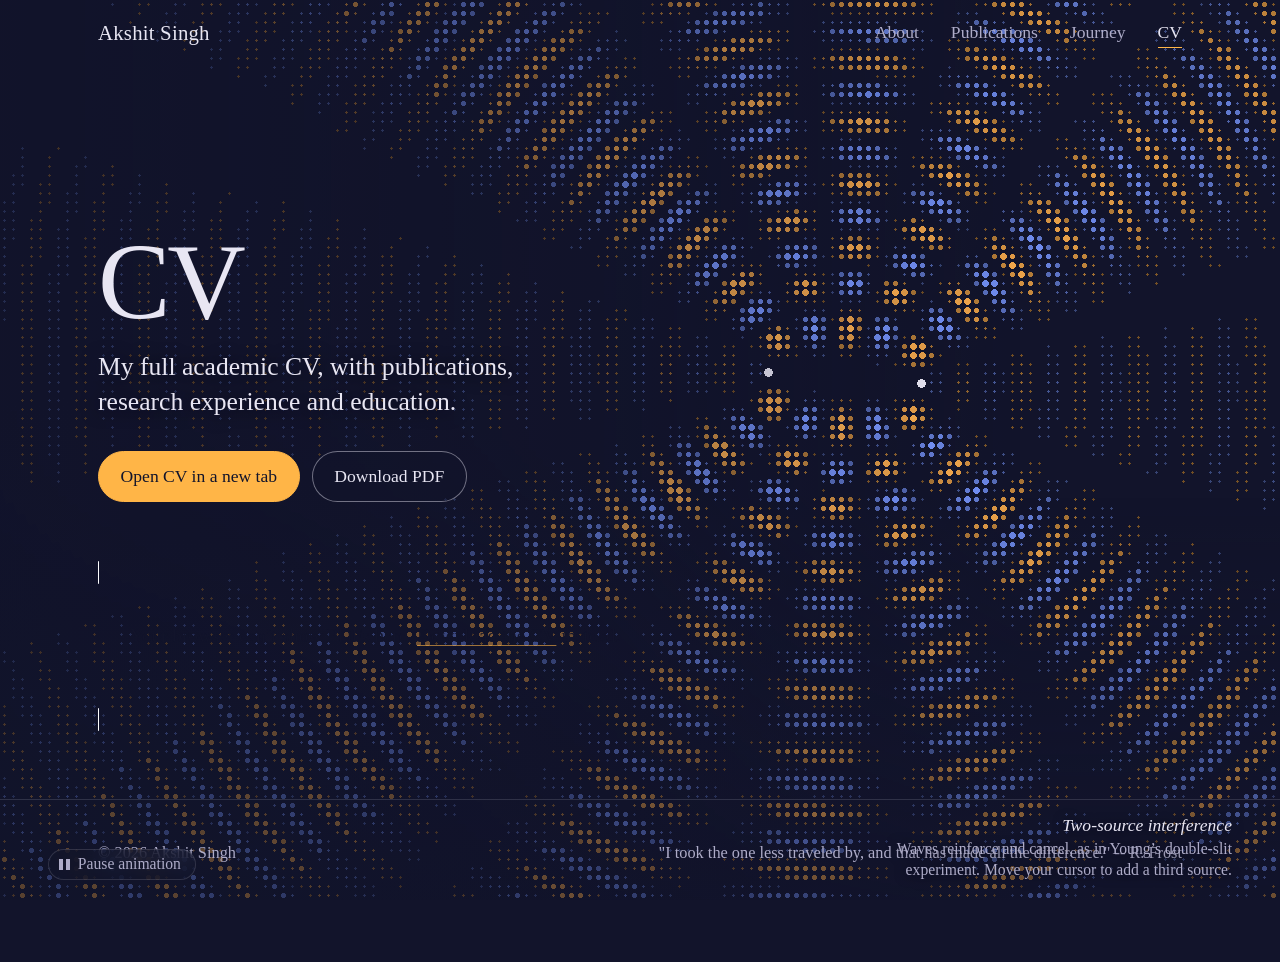
<file: cv.html>
<!doctype html>
<html lang="en">
<head>
  <meta charset="utf-8">
  <meta name="viewport" content="width=device-width, initial-scale=1">
  <title>CV | Akshit Singh</title>
  <meta name="description" content="CV of Akshit Singh.">
  <meta name="theme-color" content="#12142b">
  <meta property="og:title" content="CV | Akshit Singh">
  <meta property="og:description" content="CV of Akshit Singh.">
  <link rel="icon" href="data:image/svg+xml,<svg xmlns='http://www.w3.org/2000/svg' viewBox='0 0 32 32'><rect width='32' height='32' rx='16' fill='%2312142b'/><circle cx='11' cy='13' r='3' fill='%23ffb547'/><circle cx='20' cy='11' r='2' fill='%23e8e6f3'/><circle cx='17' cy='20' r='3.5' fill='%23e8e6f3'/><circle cx='24' cy='19' r='1.5' fill='%23ffb547'/></svg>">
  <link rel="stylesheet" href="assets/css/style.css">
</head>
<!-- Background art for this page: data-scene = terrain | landscape | network | interference -->
<body data-scene="interference">
  <a class="skip-link" href="#main">Skip to content</a>

  <div class="bg" aria-hidden="true">
    <canvas id="bg-art"></canvas>
  </div>
  <div class="scrim" aria-hidden="true"></div>

  <header class="site-nav">
    <nav class="wrap nav-inner" aria-label="Main">
      <a class="nav-name" href="index.html">Akshit Singh</a>
      <button class="nav-toggle" type="button" aria-expanded="false" aria-controls="nav-links">Menu</button>
      <ul class="nav-links" id="nav-links">
          <li><a href="index.html">About</a></li>
          <li><a href="publications.html">Publications</a></li>
          <li><a href="journey.html">Journey</a></li>
          <li><a href="cv.html" aria-current="page">CV</a></li>
      </ul>
    </nav>
  </header>

  <div class="page">
    <main id="main">
      <section class="hero">
        <div class="wrap hero-anim">
          <h1 class="page-title">CV</h1>
          <p class="page-intro">My full academic CV, with publications, research experience and education.</p>
          <div class="actions" style="margin-top:2rem">
            <a class="btn btn--solid" href="assets/Akshit_Singh_CV.pdf" target="_blank" rel="noopener">Open CV in a new tab</a>
            <a class="btn btn--ghost" href="assets/Akshit_Singh_CV.pdf" download>Download PDF</a>
          </div>
        </div>
      </section>

      <div class="wrap" style="padding-bottom:4rem">
        <object class="cv-frame" data="assets/Akshit_Singh_CV.pdf#view=FitH" type="application/pdf" aria-label="Akshit Singh CV">
          <p class="cv-fallback">Your browser can&rsquo;t show PDFs here. <a href="assets/Akshit_Singh_CV.pdf">Download the CV</a> instead.</p>
        </object>
      </div>
    </main>

    <footer class="site-footer">
      <div class="wrap">
        <span>&copy; <span data-year>2026</span> Akshit Singh</span>
        <span>"I took the one less traveled by, and that has made all the difference." -- R. Frost</span>
      </div>
    </footer>
  </div>

  <button class="art-pause" type="button" data-pause aria-pressed="false"><span>Pause animation</span></button>
  <p class="scene-caption" aria-hidden="true"><b data-scene-title></b><span data-scene-text></span></p>

  <script src="assets/js/main.js"></script>
</body>
</html>
</file>
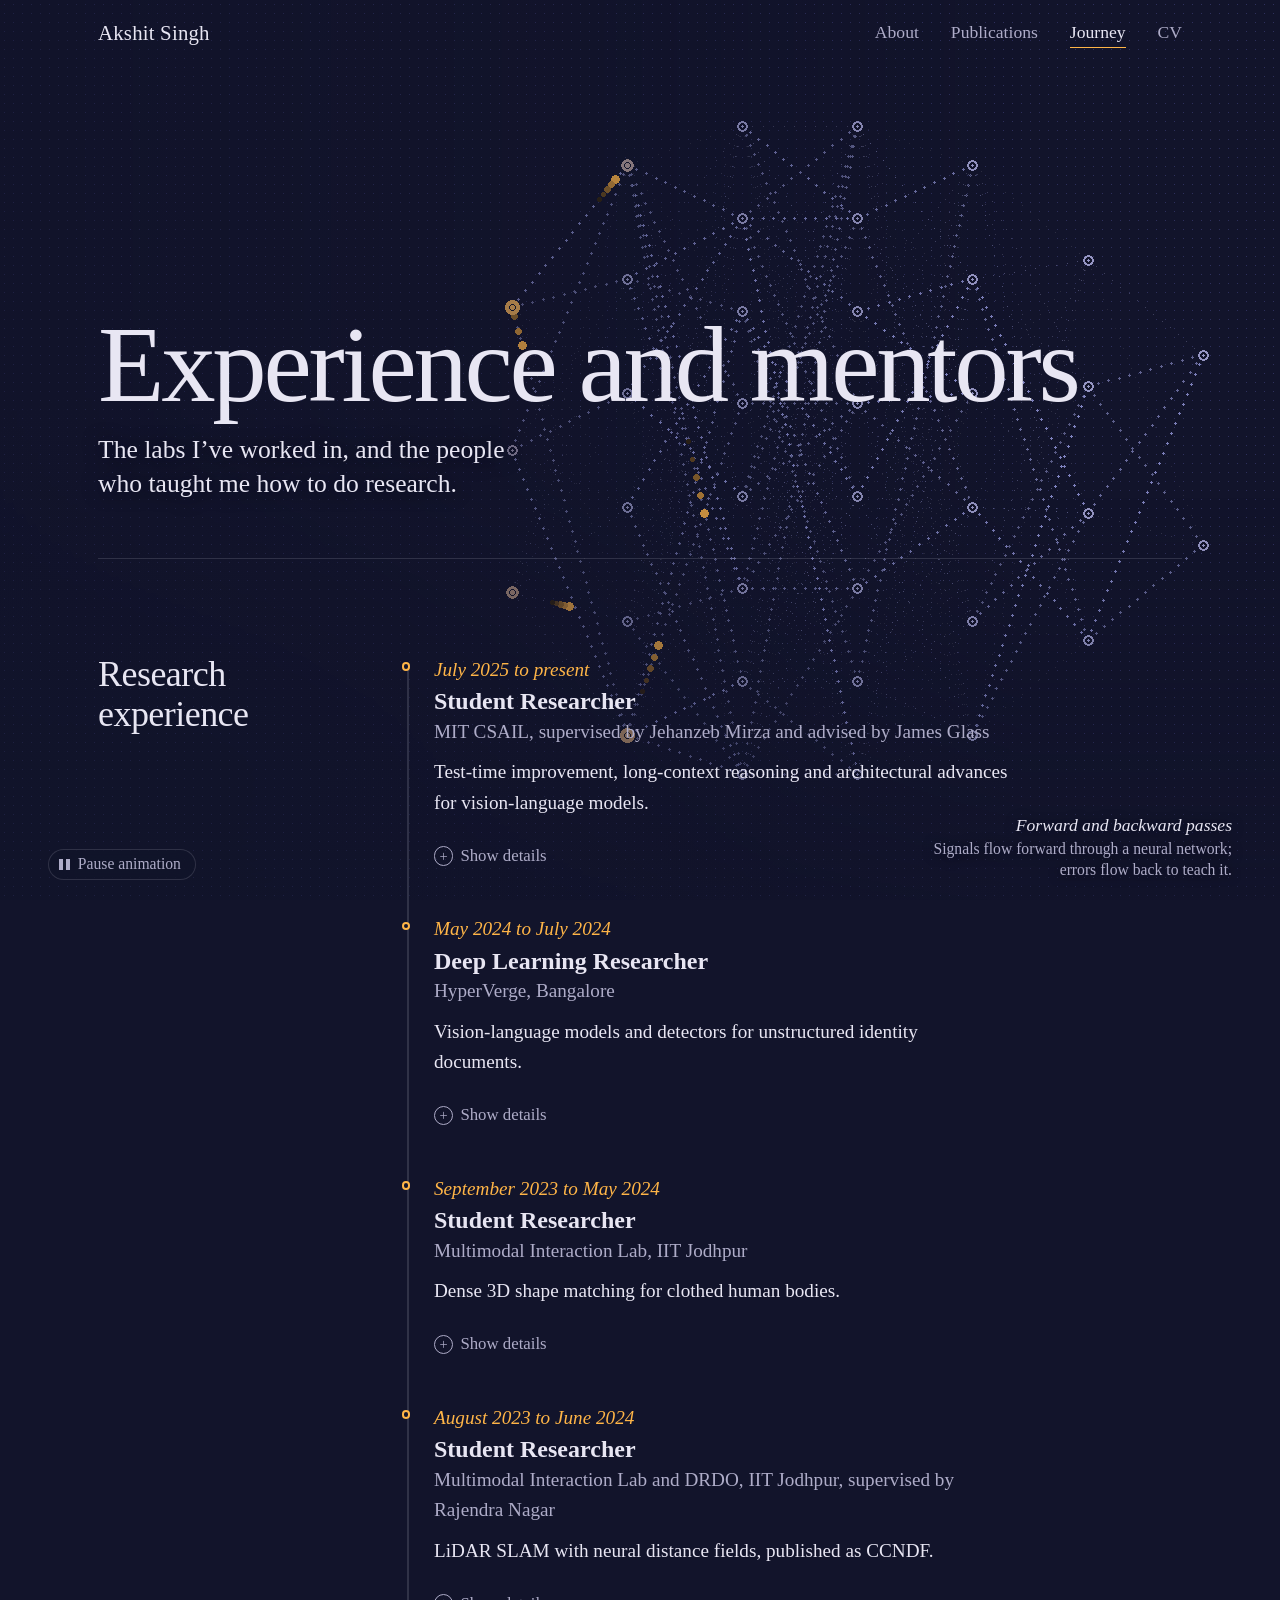
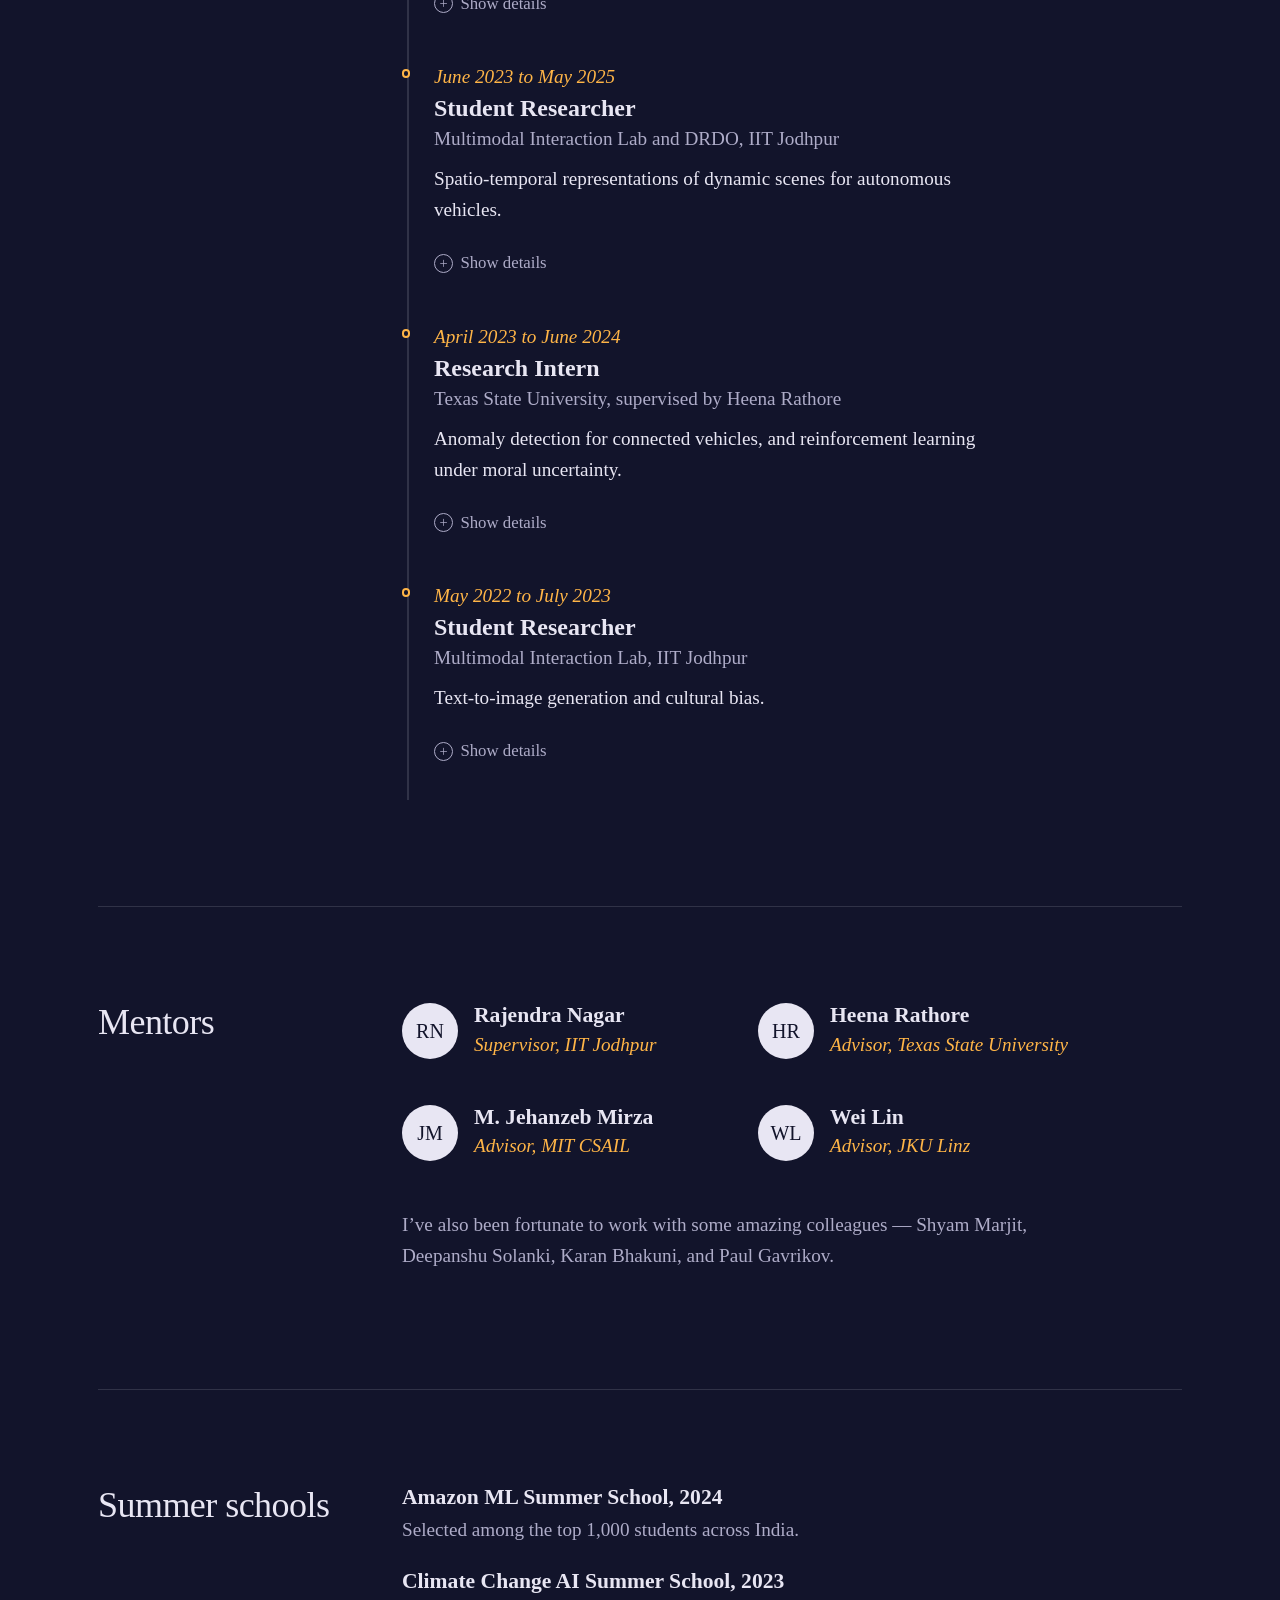
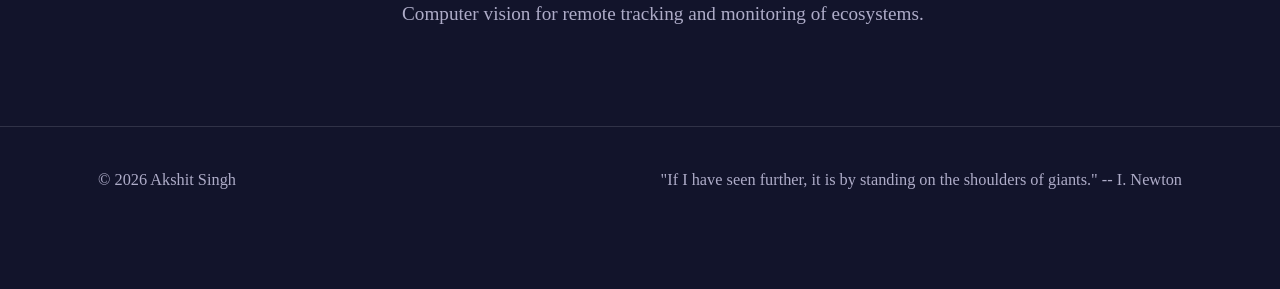
<file: journey.html>
<!doctype html>
<html lang="en">
<head>
  <meta charset="utf-8">
  <meta name="viewport" content="width=device-width, initial-scale=1">
  <title>Experience & mentors | Akshit Singh</title>
  <meta name="description" content="Research experience and mentors of Akshit Singh.">
  <meta name="theme-color" content="#12142b">
  <meta property="og:title" content="Experience & mentors | Akshit Singh">
  <meta property="og:description" content="Research experience and mentors of Akshit Singh.">
  <link rel="icon" href="data:image/svg+xml,<svg xmlns='http://www.w3.org/2000/svg' viewBox='0 0 32 32'><rect width='32' height='32' rx='16' fill='%2312142b'/><circle cx='11' cy='13' r='3' fill='%23ffb547'/><circle cx='20' cy='11' r='2' fill='%23e8e6f3'/><circle cx='17' cy='20' r='3.5' fill='%23e8e6f3'/><circle cx='24' cy='19' r='1.5' fill='%23ffb547'/></svg>">
  <link rel="stylesheet" href="assets/css/style.css">
</head>
<!-- Background art for this page: data-scene = terrain | landscape | network | interference -->
<body data-scene="network">
  <a class="skip-link" href="#main">Skip to content</a>

  <div class="bg" aria-hidden="true">
    <canvas id="bg-art"></canvas>
  </div>
  <div class="scrim" aria-hidden="true"></div>

  <header class="site-nav">
    <nav class="wrap nav-inner" aria-label="Main">
      <a class="nav-name" href="index.html">Akshit Singh</a>
      <button class="nav-toggle" type="button" aria-expanded="false" aria-controls="nav-links">Menu</button>
      <ul class="nav-links" id="nav-links">
          <li><a href="index.html">About</a></li>
          <li><a href="publications.html">Publications</a></li>
          <li><a href="journey.html" aria-current="page">Journey</a></li>
          <li><a href="cv.html">CV</a></li>
      </ul>
    </nav>
  </header>

  <div class="page">
    <main id="main">
      <section class="hero">
        <div class="wrap hero-anim">
          <h1 class="page-title">Experience and mentors</h1>
          <p class="page-intro">The labs I&rsquo;ve worked in, and the people who taught me how to do research.</p>
        </div>
      </section>

      <div class="wrap">
        <section class="section" aria-labelledby="exp-h">
          <h2 id="exp-h">Research experience</h2>
          <ol class="timeline" reversed>
          <li class="t-item">
            <span class="t-date">July 2025 to present</span>
            <h3>Student Researcher</h3>
            <p class="t-org">MIT CSAIL, supervised by Jehanzeb Mirza and advised by James Glass</p>
            <p>Test-time improvement, long-context reasoning and architectural advances for vision-language models.</p>
            <button class="toggle" type="button" data-toggle aria-expanded="false" aria-controls="e-mit" data-open="Show details" data-close="Hide details"><span data-toggle-label>Show details</span></button>
            <div class="panel" id="e-mit"><div><ul>
                  <li>Built Test-Time Reinforcement Learning for VLMs, which lets models self-improve without ground-truth labels through adaptive inference.</li>
                  <li>Designed frequency-based and diversity-based rewards that beat standard majority voting for test-time adaptation.</li>
                  <li>Evaluated on 15+ multimodal benchmarks, with strong gains even from a single unlabeled test sample and open-source VLMs surpassing GPT-4o by 2%.</li>
                  <li>Studied when and how models self-evolve in multimodal settings.</li>
                  <li>First-author paper accepted to CVPR 2026.</li>
            </ul></div></div>
          </li>
          <li class="t-item">
            <span class="t-date">May 2024 to July 2024</span>
            <h3>Deep Learning Researcher</h3>
            <p class="t-org">HyperVerge, Bangalore</p>
            <p>Vision-language models and detectors for unstructured identity documents.</p>
            <button class="toggle" type="button" data-toggle aria-expanded="false" aria-controls="e-hv" data-open="Show details" data-close="Hide details"><span data-toggle-label>Show details</span></button>
            <div class="panel" id="e-hv"><div><ul>
                  <li>Used vision-language models to generate labelled data for unstructured identity documents.</li>
                  <li>Trained object detectors such as YOLOv8 for ID cards including voter ID and Aadhaar cards.</li>
                  <li>Built task-specific datasets for different ID types and applications.</li>
            </ul></div></div>
          </li>
          <li class="t-item">
            <span class="t-date">September 2023 to May 2024</span>
            <h3>Student Researcher</h3>
            <p class="t-org">Multimodal Interaction Lab, IIT Jodhpur</p>
            <p>Dense 3D shape matching for clothed human bodies.</p>
            <button class="toggle" type="button" data-toggle aria-expanded="false" aria-controls="e-shape" data-open="Show details" data-close="Hide details"><span data-toggle-label>Show details</span></button>
            <div class="panel" id="e-shape"><div><ul>
                  <li>Converted triangular meshes into M&ouml;bius grid spheres, turning non-rigid shapes into rigid ones for simpler mapping.</li>
                  <li>Processed the transformed data with graph neural networks and spherical harmonics.</li>
                  <li>Used functional-map solvers for accurate shape matching; paper submitted to IEEE Signal Processing Letters.</li>
            </ul></div></div>
          </li>
          <li class="t-item">
            <span class="t-date">August 2023 to June 2024</span>
            <h3>Student Researcher</h3>
            <p class="t-org">Multimodal Interaction Lab and DRDO, IIT Jodhpur, supervised by Rajendra Nagar</p>
            <p>LiDAR SLAM with neural distance fields, published as CCNDF.</p>
            <button class="toggle" type="button" data-toggle aria-expanded="false" aria-controls="e-slam" data-open="Show details" data-close="Hide details"><span data-toggle-label>Show details</span></button>
            <div class="panel" id="e-slam"><div><ul>
                  <li>Modelled point clouds as implicit surfaces with neural distance fields to map 3D surroundings.</li>
                  <li>Used the second-order derivatives of the field to compute the radius of curvature and constrain learning on complex geometry.</li>
                  <li>Improved mapping and localization, and explored RGB-D and LiDAR SLAM methods.</li>
                  <li>First-author paper accepted as an oral at ACCV 2024.</li>
            </ul></div></div>
          </li>
          <li class="t-item">
            <span class="t-date">June 2023 to May 2025</span>
            <h3>Student Researcher</h3>
            <p class="t-org">Multimodal Interaction Lab and DRDO, IIT Jodhpur</p>
            <p>Spatio-temporal representations of dynamic scenes for autonomous vehicles.</p>
            <button class="toggle" type="button" data-toggle aria-expanded="false" aria-controls="e-dyn" data-open="Show details" data-close="Hide details"><span data-toggle-label>Show details</span></button>
            <div class="panel" id="e-dyn"><div><ul>
                  <li>Extended signed distance fields to real-time use with LiDAR point clouds.</li>
                  <li>Developed a method to segment static and dynamic objects in a moving scene.</li>
                  <li>Designed a geometric loss from distance-field gradients that regularizes the temporal domain, similar to eikonal regularization.</li>
                  <li>Improved on existing methods in surface reconstruction and dynamic-object segmentation.</li>
            </ul></div></div>
          </li>
          <li class="t-item">
            <span class="t-date">April 2023 to June 2024</span>
            <h3>Research Intern</h3>
            <p class="t-org">Texas State University, supervised by Heena Rathore</p>
            <p>Anomaly detection for connected vehicles, and reinforcement learning under moral uncertainty.</p>
            <button class="toggle" type="button" data-toggle aria-expanded="false" aria-controls="e-txst" data-open="Show details" data-close="Hide details"><span data-toggle-label>Show details</span></button>
            <div class="panel" id="e-txst"><div><ul>
                  <li>Built an anomaly detection and recovery framework using Bayesian online changepoint detection and Bayesian forecasting.</li>
                  <li>Simulated sensor faults including white and L&eacute;vy noise, bias and spikes to test robustness.</li>
                  <li>Created a dataset from U.S. DOT Tampa connected-vehicle data; first-author paper in Elsevier Vehicular Communications.</li>
                  <li>Designed a voting-based system to combine divergent ethical theories in AI decision-making, with a Bayesian framework that updates moral beliefs from environment rewards.</li>
            </ul></div></div>
          </li>
          <li class="t-item">
            <span class="t-date">May 2022 to July 2023</span>
            <h3>Student Researcher</h3>
            <p class="t-org">Multimodal Interaction Lab, IIT Jodhpur</p>
            <p>Text-to-image generation and cultural bias.</p>
            <button class="toggle" type="button" data-toggle aria-expanded="false" aria-controls="e-gen" data-open="Show details" data-close="Hide details"><span data-toggle-label>Show details</span></button>
            <div class="panel" id="e-gen"><div><ul>
                  <li>Worked on neural text-to-image generation with VAEs and transformers.</li>
                  <li>Created the Indian context Image caption Dataset and Indian Heritage Dataset, with 250k+ image-caption pairs.</li>
                  <li>Sole-author student abstract accepted at AAAI 2024.</li>
            </ul></div></div>
          </li>
          </ol>
        </section>

        <section class="section" aria-labelledby="mentor-h">
          <h2 id="mentor-h">Mentors</h2>
          <div class="section-body">
            <div class="mentors">
          <article class="mentor">
            <!-- To use a photo: replace the initials with <img src="assets/img/name.jpg" alt=""> -->
            <div class="mentor-mark" aria-hidden="true">RN</div>
            <div>
              <h3>Rajendra Nagar</h3>
              <p class="role">Supervisor, IIT Jodhpur</p>
              <!-- <p>Supervised my 3D vision research: CCNDF, dynamic scenes and human shape matching.</p> -->
            </div>
          </article>
          <article class="mentor">
            <!-- To use a photo: replace the initials with <img src="assets/img/name.jpg" alt=""> -->
            <div class="mentor-mark" aria-hidden="true">HR</div>
            <div>
              <h3>Heena Rathore</h3>
              <p class="role">Advisor, Texas State University</p>
              <!-- <p>Supervised my work on connected-vehicle security and reinforcement learning under moral uncertainty.</p> -->
            </div>
          </article>
          <article class="mentor">
            <!-- To use a photo: replace the initials with <img src="assets/img/name.jpg" alt=""> -->
            <div class="mentor-mark" aria-hidden="true">JM</div>
            <div>
              <h3>M. Jehanzeb Mirza</h3>
              <p class="role">Advisor, MIT CSAIL</p>
              <!-- <p>Supervises my work on test-time learning for vision-language models, including TTRV.</p> -->
            </div>
          </article>
          <article class="mentor">
            <!-- To use a photo: replace the initials with <img src="assets/img/name.jpg" alt=""> -->
            <div class="mentor-mark" aria-hidden="true">WL</div>
            <div>
              <h3>Wei Lin</h3>
              <p class="role">Advisor, JKU Linz</p>
              <!-- <p>Advises my research at CSAIL and co-authored TTRV.</p> -->
            </div>
          </article>
            </div>
            <p class="muted" style="margin-top:2.5rem">I&rsquo;ve also been fortunate to work with some amazing colleagues — Shyam Marjit, Deepanshu Solanki, Karan Bhakuni, and Paul Gavrikov.</p>
            <!-- <p class="muted" style="margin-top:2.5rem">I&rsquo;ve also been lucky to work with Shyam Marjit,Deepanshu Solanki, Karan Bhakuni, Paul Gavrikov.</p> -->
          </div>
        </section>

        <section class="section" aria-labelledby="school-h">
          <h2 id="school-h">Summer schools</h2>
          <div class="section-body edu">
            <div>
              <h3>Amazon ML Summer School, 2024</h3>
              <p>Selected among the top 1,000 students across India.</p>
            </div>
            <div>
              <h3>Climate Change AI Summer School, 2023</h3>
              <p>Computer vision for remote tracking and monitoring of ecosystems.</p>
            </div>
          </div>
        </section>
      </div>
    </main>

    <footer class="site-footer">
      <div class="wrap">
        <span>&copy; <span data-year>2026</span> Akshit Singh</span>
        <span>"If I have seen further, it is by standing on the shoulders of giants." -- I. Newton</span>
      </div>
    </footer>
  </div>

  <button class="art-pause" type="button" data-pause aria-pressed="false"><span>Pause animation</span></button>
  <p class="scene-caption" aria-hidden="true"><b data-scene-title></b><span data-scene-text></span></p>

  <script src="assets/js/main.js"></script>
</body>
</html>
</file>
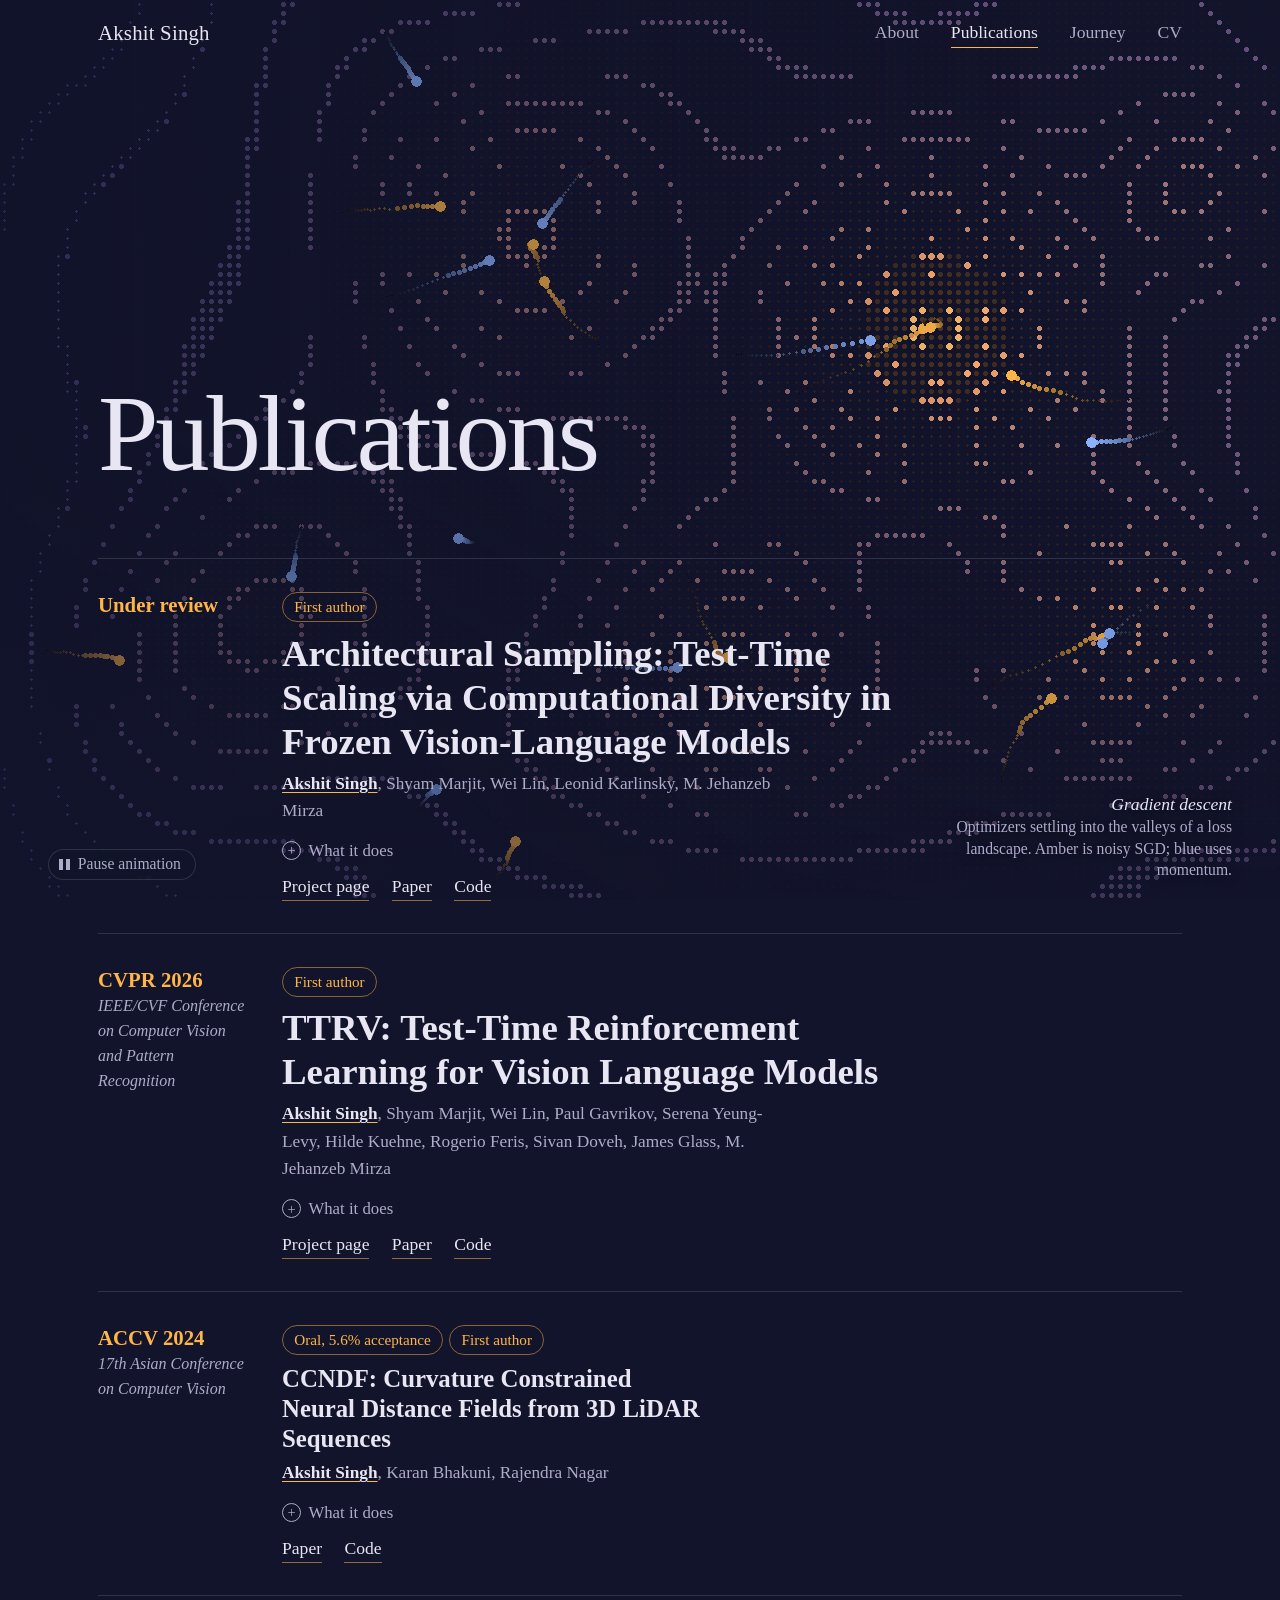
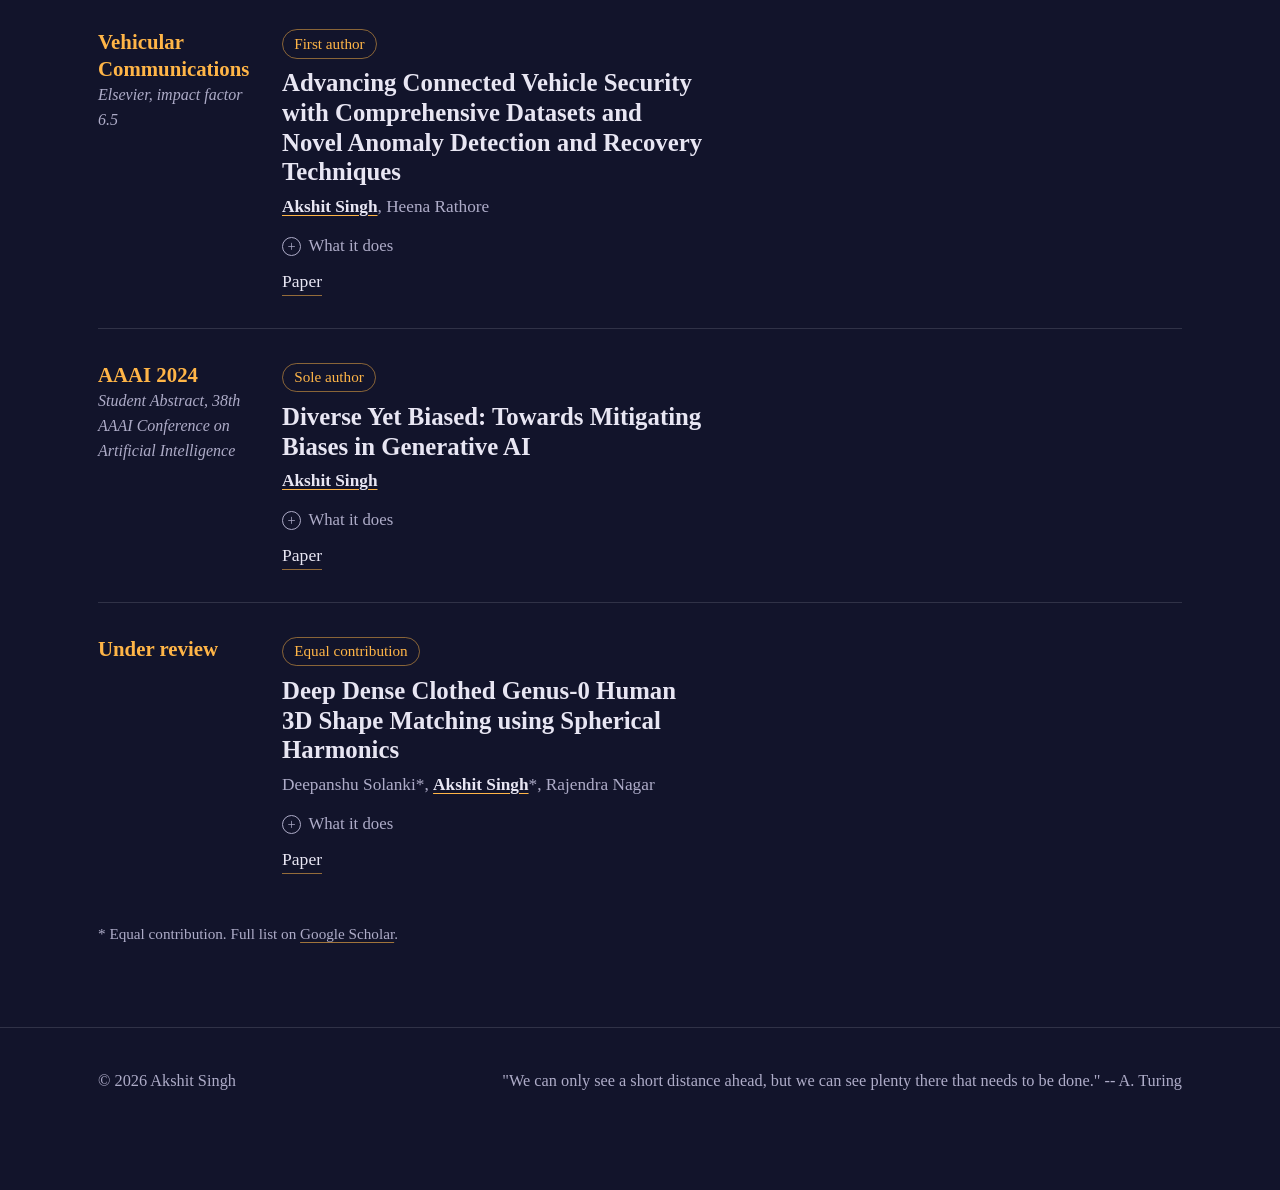
<file: publications.html>
<!doctype html>
<html lang="en">
<head>
  <meta charset="utf-8">
  <meta name="viewport" content="width=device-width, initial-scale=1">
  <title>Publications | Akshit Singh</title>
  <meta name="description" content="Publications by Akshit Singh on vision-language models, 3D vision and trustworthy AI.">
  <meta name="theme-color" content="#12142b">
  <meta property="og:title" content="Publications | Akshit Singh">
  <meta property="og:description" content="Publications by Akshit Singh on vision-language models, 3D vision and trustworthy AI.">
  <link rel="icon" href="data:image/svg+xml,<svg xmlns='http://www.w3.org/2000/svg' viewBox='0 0 32 32'><rect width='32' height='32' rx='16' fill='%2312142b'/><circle cx='11' cy='13' r='3' fill='%23ffb547'/><circle cx='20' cy='11' r='2' fill='%23e8e6f3'/><circle cx='17' cy='20' r='3.5' fill='%23e8e6f3'/><circle cx='24' cy='19' r='1.5' fill='%23ffb547'/></svg>">
  <link rel="stylesheet" href="assets/css/style.css">
</head>
<!-- Background art for this page: data-scene = terrain | landscape | network | interference -->
<body data-scene="landscape">
  <a class="skip-link" href="#main">Skip to content</a>

  <div class="bg" aria-hidden="true">
    <canvas id="bg-art"></canvas>
  </div>
  <div class="scrim" aria-hidden="true"></div>

  <header class="site-nav">
    <nav class="wrap nav-inner" aria-label="Main">
      <a class="nav-name" href="index.html">Akshit Singh</a>
      <button class="nav-toggle" type="button" aria-expanded="false" aria-controls="nav-links">Menu</button>
      <ul class="nav-links" id="nav-links">
          <li><a href="index.html">About</a></li>
          <li><a href="publications.html" aria-current="page">Publications</a></li>
          <li><a href="journey.html">Journey</a></li>
          <li><a href="cv.html">CV</a></li>
      </ul>
    </nav>
  </header>

  <div class="page">
    <main id="main">
      <section class="hero">
        <div class="wrap hero-anim">
          <h1 class="page-title">Publications</h1>
          <!-- <p class="page-intro">Papers on vision-language models, 3D vision and trustworthy AI systems.</p> -->
        </div>
      </section>

      <div class="wrap">
        <!-- <div class="filters" role="group" aria-label="Filter by topic">
          <button class="chip" type="button" data-filter="all" aria-pressed="true">All</button>
          <button class="chip" type="button" data-filter="vl" aria-pressed="false">Vision and language</button>
          <button class="chip" type="button" data-filter="3d" aria-pressed="false">3D vision</button>
          <button class="chip" type="button" data-filter="other" aria-pressed="false">Connected vehicles</button>
          <span class="pub-count" data-pub-count aria-live="polite">5 papers</span>
        </div> -->
        <ul class="pubs">
          <li class="pub pub--featured" data-topic="vl">
            <div class="pub-venue"><b>Under review</b><span></span></div>
            <div>
              <span class="badge">First author</span><h3>Architectural Sampling: Test-Time Scaling via Computational Diversity in Frozen Vision-Language Models</h3>
              <p class="authors"><span class="me">Akshit Singh</span>, Shyam Marjit, Wei Lin, Leonid Karlinsky, M. Jehanzeb Mirza</p>
              <button class="toggle" type="button" data-toggle aria-expanded="false" aria-controls="p-as" data-open="What it does" data-close="Hide summary"><span data-toggle-label>What it does</span></button>
              <div class="panel" id="p-as"><div><p class="muted" style="margin:.8rem 0 0;max-width:62ch">Architectural sampling improves test-time scaling by generating candidates through different computation paths, rather than only changing decoding randomness. It reuses selected decoder layers with varying locations and repetition counts, requiring no training or extra parameters.  
              Across five Qwen checkpoints and twelve benchmarks, it improves pass@9 by 6.58 points on average.  
              It produces more diverse candidates, with benefits persisting even under greedy decoding.  
              These diverse rollouts also improve label-free test-time reinforcement learning. </p></div></div>
              <div class="pub-links">
                <!-- TODO: replace # with your real links -->
                <a href="https://akshit21112002.github.io/Architectural-Sampling/">Project page</a>
                <a href="https://arxiv.org/abs/2610.01687">Paper</a>
                <a href="https://github.com/Akshit21112002/Architectural-Sampling/tree/main">Code</a>
              </div>
            </div>
          </li>
          <li class="pub pub--featured" data-topic="vl">
            <div class="pub-venue"><b>CVPR 2026</b><span>IEEE/CVF Conference on Computer Vision and Pattern Recognition</span></div>
            <div>
              <span class="badge">First author</span><h3>TTRV: Test-Time Reinforcement Learning for Vision Language Models</h3>
              <p class="authors"><span class="me">Akshit Singh</span>, Shyam Marjit, Wei Lin, Paul Gavrikov, Serena Yeung-Levy, Hilde Kuehne, Rogerio Feris, Sivan Doveh, James Glass, M. Jehanzeb Mirza</p>
              <button class="toggle" type="button" data-toggle aria-expanded="false" aria-controls="p-ttrv" data-open="What it does" data-close="Hide summary"><span data-toggle-label>What it does</span></button>
              <div class="panel" id="p-ttrv"><div><p class="muted" style="margin:.8rem 0 0;max-width:62ch">TTRV adapts a vision-language model during inference with reinforcement learning, using rewards computed from the model&rsquo;s own outputs: how often an answer appears, and how diverse the answers are. No labels are needed, it works even from a single unlabeled test sample, and across 15+ multimodal benchmarks it lifts open-source models past GPT-4o by 2%.</p></div></div>
              <div class="pub-links">
                <!-- TODO: replace # with your real links -->
                <a href="https://akshit21112002.github.io/ttrvproject/">Project page</a>
                <a href="https://arxiv.org/abs/2510.06783">Paper</a>
                <a href="https://github.com/Akshit21112002/TTRV">Code</a>
              </div>
            </div>
          </li>
          <li class="pub" data-topic="3d">
            <div class="pub-venue"><b>ACCV 2024</b><span>17th Asian Conference on Computer Vision</span></div>
            <div>
              <span class="badge">Oral, 5.6% acceptance</span><span class="badge">First author</span><h3>CCNDF: Curvature Constrained Neural Distance Fields from 3D LiDAR Sequences</h3>
              <p class="authors"><span class="me">Akshit Singh</span>, Karan Bhakuni, Rajendra Nagar</p>
              <button class="toggle" type="button" data-toggle aria-expanded="false" aria-controls="p-ccndf" data-open="What it does" data-close="Hide summary"><span data-toggle-label>What it does</span></button>
              <div class="panel" id="p-ccndf"><div><p class="muted" style="margin:.8rem 0 0;max-width:62ch">Neural distance fields struggle on curved, complex geometry. CCNDF uses second-order derivatives of the field to estimate the radius of curvature and constrains learning with it, giving better mapping and localization from LiDAR sequences.</p></div></div>
              <div class="pub-links">
                <!-- TODO: replace # with your real links -->
                <a href="https://openaccess.thecvf.com/content/ACCV2024/papers/Singh_CCNDF_Curvature_Constrained_Neural_Distance_Fields_from_3D_LiDAR_Sequences_ACCV_2024_paper.pdf">Paper</a>
                <a href="https://github.com/Akshit21112002/ccndf">Code</a>
              </div>
            </div>
          </li>
          <li class="pub" data-topic="other">
            <div class="pub-venue"><b>Vehicular Communications</b><span>Elsevier, impact factor 6.5</span></div>
            <div>
              <span class="badge">First author</span><h3>Advancing Connected Vehicle Security with Comprehensive Datasets and Novel Anomaly Detection and Recovery Techniques</h3>
              <p class="authors"><span class="me">Akshit Singh</span>, Heena Rathore</p>
              <button class="toggle" type="button" data-toggle aria-expanded="false" aria-controls="p-cv" data-open="What it does" data-close="Hide summary"><span data-toggle-label>What it does</span></button>
              <div class="panel" id="p-cv"><div><p class="muted" style="margin:.8rem 0 0;max-width:62ch">A reproducible dataset built by interpolating the U.S. DOT Tampa connected-vehicle data with simulated sensor faults (white and L&eacute;vy noise, bias, spikes), plus a framework that detects and recovers from anomalies in real time with Bayesian online changepoint detection and Bayesian forecasting.</p></div></div>
              <div class="pub-links">
                <!-- TODO: replace # with your real links -->
                <a href="https://www.sciencedirect.com/science/article/abs/pii/S2214209625000038?via%3Dihub">Paper</a>
              </div>
            </div>
          </li>
          <li class="pub" data-topic="vl">
            <div class="pub-venue"><b>AAAI 2024</b><span>Student Abstract, 38th AAAI Conference on Artificial Intelligence</span></div>
            <div>
              <span class="badge">Sole author</span><h3>Diverse Yet Biased: Towards Mitigating Biases in Generative AI</h3>
              <p class="authors"><span class="me">Akshit Singh</span></p>
              <button class="toggle" type="button" data-toggle aria-expanded="false" aria-controls="p-bias" data-open="What it does" data-close="Hide summary"><span data-toggle-label>What it does</span></button>
              <div class="panel" id="p-bias"><div><p class="muted" style="margin:.8rem 0 0;max-width:62ch">A study of cultural bias in text-to-image generation, supported by two new datasets with more than 250,000 image-caption pairs that capture Indian context and heritage.</p></div></div>
              <div class="pub-links">
                <!-- TODO: replace # with your real links -->
                <a href="https://ojs.aaai.org/index.php/AAAI/article/view/30512">Paper</a>
              </div>
            </div>
          </li>
          <li class="pub" data-topic="3d">
            <div class="pub-venue"><b>Under review</b><span></span></div>
            <div>
              <span class="badge">Equal contribution</span><h3>Deep Dense Clothed Genus-0 Human 3D Shape Matching using Spherical Harmonics</h3>
              <p class="authors">Deepanshu Solanki*, <span class="me">Akshit Singh</span>*, Rajendra Nagar</p>
              <button class="toggle" type="button" data-toggle aria-expanded="false" aria-controls="p-shape" data-open="What it does" data-close="Hide summary"><span data-toggle-label>What it does</span></button>
              <div class="panel" id="p-shape"><div><p class="muted" style="margin:.8rem 0 0;max-width:62ch">Clothed human meshes are mapped onto spheres with M&ouml;bius transformations, turning a non-rigid problem into a rigid one. Graph neural networks and spherical harmonics then produce features that a functional-map solver uses for dense correspondence.</p></div></div>
              <div class="pub-links">
                <!-- TODO: replace # with your real links -->
                <a href="#">Paper</a>
              </div>
            </div>
          </li>
        </ul>
        <p class="muted" style="padding:1rem 0 4rem;font-size:.95rem">* Equal contribution. Full list on <a href="https://scholar.google.com/citations?user=CNgbNc8AAAAJ&hl=en">Google Scholar</a>.</p>
      </div>
    </main>

    <footer class="site-footer">
      <div class="wrap">
        <span>&copy; <span data-year>2026</span> Akshit Singh</span>
        <span>"We can only see a short distance ahead, but we can see plenty there that needs to be done." -- A. Turing</span>
      </div>
    </footer>
  </div>

  <button class="art-pause" type="button" data-pause aria-pressed="false"><span>Pause animation</span></button>
  <p class="scene-caption" aria-hidden="true"><b data-scene-title></b><span data-scene-text></span></p>

  <script src="assets/js/main.js"></script>
</body>
</html>
</file>
<file: assets/css/style.css>
/* =========================================================
   Akshit Singh — styles
   Palette: night indigo, mist, amber
   Type: Times New Roman throughout
   ========================================================= */
:root {
  --night: #12142b;
  --night-2: #1c1f40;
  --mist: #e8e6f3;
  --mist-dim: #aeacc8;
  --amber: #ffb547;
  --blue: #8ab2ff;
  --line: rgba(232, 230, 243, 0.14);

  --serif: "Times New Roman", Times, "Liberation Serif", "Nimbus Roman", serif;

  --s-1: 0.95rem;
  --s0: 1.2rem;
  --s1: 1.6rem;
  --s2: 2.25rem;

  --wrap: 1180px;
  --pad: clamp(1.25rem, 4vw, 3rem);
  --dim: 0;
}

*, *::before, *::after { box-sizing: border-box; }
html { background: var(--night); color: var(--mist); -webkit-text-size-adjust: 100%; }
body {
  margin: 0; font-family: var(--serif); font-size: var(--s0); line-height: 1.6;
  -webkit-font-smoothing: antialiased; text-rendering: optimizeLegibility;
  min-height: 100vh; overflow-x: hidden;
}
img, video, canvas { display: block; max-width: 100%; }
a { color: inherit; text-decoration-color: rgba(255, 181, 71, 0.6); text-underline-offset: 0.18em; text-decoration-thickness: 1px; }
a:hover { color: var(--amber); }
:focus-visible { outline: 2px solid var(--amber); outline-offset: 3px; border-radius: 2px; }
::selection { background: var(--amber); color: var(--night); }
button { font-family: var(--serif); }

.visually-hidden { position: absolute !important; width: 1px; height: 1px; margin: -1px; overflow: hidden; clip: rect(0 0 0 0); white-space: nowrap; border: 0; }
.skip-link { position: absolute; left: 1rem; top: -4rem; z-index: 100; background: var(--amber); color: var(--night); padding: 0.5rem 1rem; }
.skip-link:focus { top: 1rem; }

/* ---------- Background art ---------- */
.bg { position: fixed; inset: 0; z-index: 0; pointer-events: none; opacity: calc(1 - var(--dim) * 0.6); }
#bg-art { width: 100%; height: 100%; }
.scrim {
  position: fixed; inset: 0; z-index: 1; pointer-events: none;
  background:
    radial-gradient(ellipse 70% 60% at 15% 85%, rgba(18, 20, 43, 0.85), rgba(18, 20, 43, 0) 70%),
    linear-gradient(90deg, rgba(18, 20, 43, 0.9) 0%, rgba(18, 20, 43, 0.55) 48%, rgba(18, 20, 43, 0) 80%),
    linear-gradient(0deg, rgba(18, 20, 43, 0.8), rgba(18, 20, 43, 0) 45%);
  opacity: calc(0.55 + var(--dim) * 0.45);
}

/* ---------- Layout ---------- */
.page { position: relative; z-index: 2; transition: opacity 0.4s ease, transform 0.4s ease; }
body.leaving .page, body.leaving .site-nav { opacity: 0; transform: translateY(-6px); }
.wrap { max-width: var(--wrap); margin: 0 auto; padding: 0 var(--pad); }

.section {
  display: grid; grid-template-columns: minmax(10rem, 15rem) minmax(0, 42rem);
  gap: 1.5rem clamp(2rem, 5vw, 4.5rem);
  padding: clamp(3.5rem, 8vw, 6rem) 0; border-top: 1px solid var(--line);
}
.section--wide { grid-template-columns: minmax(0, 1fr); }
.section > h2 { margin: 0; }
.section-body > :first-child { margin-top: 0; }
@media (max-width: 820px) { .section { grid-template-columns: 1fr; } }

h1, h2, h3 { font-family: var(--serif); line-height: 1.1; }
h1, h2 { font-weight: 400; letter-spacing: -0.015em; }
h2 { font-size: var(--s2); }
h3 { font-size: 1.4rem; font-weight: 700; margin: 0 0 0.35rem; }
p { margin: 0 0 1.1em; }
.muted { color: var(--mist-dim); }

/* ---------- Navigation ---------- */
.site-nav { position: fixed; inset: 0 0 auto 0; z-index: 10; transition: background 0.3s ease, opacity 0.4s ease, transform 0.4s ease; }
.site-nav.is-scrolled { background: rgba(18, 20, 43, 0.78); backdrop-filter: blur(12px); -webkit-backdrop-filter: blur(12px); border-bottom: 1px solid var(--line); }
.nav-inner { display: flex; align-items: center; justify-content: space-between; gap: 1rem; padding-top: 1rem; padding-bottom: 1rem; }
.nav-name { font-size: 1.3rem; text-decoration: none; letter-spacing: 0.01em; }
.nav-links { display: flex; gap: clamp(1rem, 2.5vw, 2rem); list-style: none; margin: 0; padding: 0; }
.nav-links a { font-size: 1.1rem; text-decoration: none; color: var(--mist-dim); padding: 0.3rem 0; border-bottom: 1px solid transparent; transition: color 0.2s, border-color 0.2s; }
.nav-links a:hover { color: var(--mist); }
.nav-links a[aria-current="page"] { color: var(--mist); border-bottom-color: var(--amber); }
.nav-toggle { display: none; background: none; border: 1px solid var(--line); color: var(--mist); font-size: 1.05rem; padding: 0.3rem 0.9rem; border-radius: 999px; cursor: pointer; }
@media (max-width: 640px) {
  .nav-toggle { display: block; }
  .nav-links { position: absolute; top: 100%; left: 0; right: 0; flex-direction: column; gap: 0; padding: 0.5rem var(--pad) 1rem; background: rgba(18, 20, 43, 0.96); border-bottom: 1px solid var(--line); display: none; }
  .site-nav.is-open .nav-links { display: flex; }
  .site-nav.is-open { background: rgba(18, 20, 43, 0.96); }
  .nav-links a { display: block; padding: 0.7rem 0; font-size: 1.25rem; }
}

/* ---------- Hero ---------- */
.hero { min-height: 62vh; display: flex; align-items: flex-end; padding: 8rem 0 3.5rem; }
.hero > .wrap { width: 100%; }
.hero--home { min-height: 100vh; min-height: 100svh; padding-bottom: clamp(4.5rem, 10vh, 7.5rem); }

.home-intro { display: grid; grid-template-columns: clamp(9rem, 16vw, 13.5rem) minmax(0, 1fr); gap: clamp(1.5rem, 3.5vw, 3rem); align-items: end; }
@media (max-width: 640px) { .home-intro { grid-template-columns: 1fr; gap: 1.25rem; } }

.headshot {
  position: relative; margin: 0; aspect-ratio: 4 / 5; border-radius: 4px; overflow: hidden;
  background: var(--night-2); border: 1px solid rgba(232, 230, 243, 0.25);
  box-shadow: 0 0 0 6px rgba(18, 20, 43, 0.5);
}
.headshot img { width: 100%; height: 100%; object-fit: cover; }
.headshot.is-missing img { display: none; }
.headshot.is-missing {
  display: grid; place-items: center;
  background: radial-gradient(circle, rgba(232, 230, 243, 0.22) 1.2px, transparent 1.6px) 0 0 / 9px 9px, var(--night-2);
}
.headshot.is-missing::before { content: "AS"; font-size: 2.6rem; letter-spacing: 0.04em; color: var(--mist); }
.headshot[data-hint]::after { content: attr(data-hint); position: absolute; left: 0.5rem; right: 0.5rem; bottom: 0.5rem; font-size: 0.8rem; line-height: 1.3; color: var(--amber); text-align: center; }
@media (max-width: 640px) { .headshot { width: 7.5rem; } }

.name {
  font-weight: 400; font-size: clamp(3.75rem, 11vw, 9.5rem); line-height: 0.86; letter-spacing: -0.035em;
  margin: 0 0 1.5rem -0.05em; text-shadow: 0 2px 40px rgba(18, 20, 43, 0.6);
}
.name span { display: block; }
.lead, .hero-meta, .page-intro { text-shadow: 0 1px 18px rgba(18, 20, 43, 0.95); }
.lead { font-size: var(--s1); line-height: 1.3; max-width: 30ch; margin: 0 0 0.6rem; }
.hero-meta { color: var(--mist-dim); max-width: 46ch; margin: 0 0 1.75rem; }
.page-title { font-weight: 400; font-size: clamp(3.25rem, 8.5vw, 7rem); line-height: 0.92; letter-spacing: -0.03em; margin: 0 0 1.1rem; }
.page-intro { font-size: var(--s1); line-height: 1.35; max-width: 34ch; margin: 0; }

@media (prefers-reduced-motion: no-preference) {
  .hero-anim > * { animation: rise 0.9s cubic-bezier(0.2, 0.7, 0.2, 1) both; }
  .hero-anim > :nth-child(1) { animation-delay: 0.35s; }
  .hero-anim > :nth-child(2) { animation-delay: 0.55s; }
  .hero-anim > :nth-child(3) { animation-delay: 0.7s; }
  .hero-anim > :nth-child(4) { animation-delay: 0.85s; }
}
@keyframes rise { from { opacity: 0; transform: translateY(18px); } to { opacity: 1; transform: none; } }

/* ---------- Buttons ---------- */
.actions { display: flex; flex-wrap: wrap; gap: 0.75rem; }
.btn { display: inline-flex; align-items: center; font-size: 1.1rem; padding: 0.65rem 1.35rem; border-radius: 999px; text-decoration: none; border: 1px solid var(--amber); transition: background 0.2s, color 0.2s, border-color 0.2s; }
.btn--solid { background: var(--amber); color: var(--night); }
.btn--solid:hover { background: #ffc66e; color: var(--night); }
.btn--ghost { color: var(--mist); border-color: rgba(232, 230, 243, 0.45); background: rgba(18, 20, 43, 0.4); backdrop-filter: blur(6px); }
.btn--ghost:hover { border-color: var(--amber); color: var(--amber); }

/* ---------- Home sections ---------- */
.interests { list-style: none; padding: 0; margin: 1.5rem 0 0; display: grid; gap: 1.25rem; }
.interests li { padding-left: 1.25rem; border-left: 2px solid var(--amber); }
.interests strong { display: block; font-size: 1.3rem; }
.interests span { color: var(--mist-dim); }

.news { list-style: none; padding: 0; margin: 0; }
.news li { display: grid; grid-template-columns: 6.5rem 1fr; gap: 1rem; padding: 0.85rem 0; border-bottom: 1px solid var(--line); }
.news li:first-child { padding-top: 0; }
.news time { color: var(--amber); font-style: italic; }

.edu { display: grid; gap: 1.5rem; }
.edu h3 { font-size: 1.35rem; }
.edu p { margin: 0; color: var(--mist-dim); }
.contact-links { display: flex; flex-wrap: wrap; gap: 0.75rem 2rem; font-size: 1.25rem; }

/* ---------- Places gallery ---------- */
.places-head { display: flex; flex-wrap: wrap; align-items: baseline; justify-content: space-between; gap: 0.5rem 2rem; }
.places-head p { margin: 0; color: var(--mist-dim); max-width: 46ch; }
.places { display: grid; grid-template-columns: repeat(auto-fill, minmax(min(100%, 17rem), 1fr)); gap: 2rem 1.5rem; margin-top: 2rem; }
.place-tile { margin: 0; }
.place-media { position: relative; aspect-ratio: 4 / 3; border-radius: 4px; overflow: hidden; background: var(--night-2); border: 1px solid var(--line); }
.place-media video { width: 100%; height: 100%; object-fit: cover; filter: saturate(1.08) contrast(1.04); transition: transform 0.8s ease; }
.place-tile:hover video { transform: scale(1.04); }
.place-media::after { content: ""; position: absolute; inset: 0; pointer-events: none; box-shadow: inset 0 0 60px rgba(18, 20, 43, 0.55); }
.place-tile figcaption { padding-top: 0.7rem; line-height: 1.35; }
.place-tile figcaption b { display: block; font-size: 1.2rem; font-weight: 700; }
.place-tile figcaption span { color: var(--mist-dim); font-style: italic; }
.place-tile.is-missing video { display: none; }
.place-tile.is-missing .place-media { background: radial-gradient(circle, rgba(232, 230, 243, 0.18) 1.1px, transparent 1.5px) 0 0 / 9px 9px, var(--night-2); }
.place-media[data-hint]::before { content: attr(data-hint); position: absolute; inset: 0; display: grid; place-items: center; padding: 1rem; text-align: center; color: var(--amber); font-size: 0.95rem; }

/* ---------- Publications ---------- */
.filters { display: flex; flex-wrap: wrap; align-items: center; gap: 0.5rem; margin: 0 0 2rem; }
.chip { font-size: 1.02rem; color: var(--mist-dim); background: rgba(28, 31, 64, 0.6); border: 1px solid var(--line); border-radius: 999px; padding: 0.4rem 1rem; cursor: pointer; transition: color 0.2s, border-color 0.2s, background 0.2s; }
.chip:hover { color: var(--mist); border-color: rgba(232, 230, 243, 0.35); }
.chip[aria-pressed="true"] { color: var(--night); background: var(--mist); border-color: var(--mist); }
.pub-count { margin-left: auto; color: var(--mist-dim); font-style: italic; }

.pubs { list-style: none; margin: 0; padding: 0; }
.pub { display: grid; grid-template-columns: 9.5rem minmax(0, 1fr); gap: 0.5rem 2rem; padding: 2rem 0; border-top: 1px solid var(--line); }
.pub[hidden] { display: none; }
.pub > div:last-child { max-width: 46rem; }
.pub-venue { line-height: 1.3; }
.pub-venue b { display: block; color: var(--amber); font-size: 1.3rem; font-weight: 700; }
.pub-venue span { color: var(--mist-dim); font-size: 1rem; font-style: italic; }
.pub h3 { font-size: 1.55rem; max-width: 34ch; line-height: 1.2; }
.pub--featured h3 { font-size: clamp(1.8rem, 3vw, 2.3rem); }
.authors { color: var(--mist-dim); margin: 0 0 0.6rem; font-size: 1.08rem; max-width: 60ch; }
.me { color: var(--mist); font-weight: 700; text-decoration: underline; text-decoration-color: var(--amber); text-underline-offset: 0.18em; }
.badge { display: inline-block; font-size: 0.95rem; padding: 0.1rem 0.7rem; border-radius: 999px; border: 1px solid rgba(255, 181, 71, 0.5); color: var(--amber); margin: 0 0.4rem 0.6rem 0; }
.pub-links { display: flex; flex-wrap: wrap; gap: 0.5rem 1.4rem; font-size: 1.1rem; margin-top: 0.4rem; }
.pub-links a { text-decoration: none; border-bottom: 1px solid rgba(255, 181, 71, 0.55); }
@media (max-width: 720px) { .pub { grid-template-columns: 1fr; } }

/* ---------- Expandable panels ---------- */
.toggle { background: none; border: 0; padding: 0; color: var(--mist-dim); cursor: pointer; font-size: 1.05rem; display: inline-flex; align-items: center; gap: 0.45rem; }
.toggle:hover { color: var(--amber); }
.toggle::before { content: "+"; display: inline-grid; place-items: center; width: 1.2rem; height: 1.2rem; border: 1px solid currentColor; border-radius: 50%; font-size: 0.9rem; line-height: 1; transition: transform 0.3s; }
.toggle[aria-expanded="true"]::before { transform: rotate(45deg); }
.panel { display: grid; grid-template-rows: 0fr; transition: grid-template-rows 0.4s ease; }
.panel > div { overflow: hidden; }
.panel.is-open { grid-template-rows: 1fr; }
.panel ul { margin: 0.9rem 0 0.2rem; padding-left: 1.1rem; color: var(--mist-dim); }
.panel li { margin-bottom: 0.45rem; }
.panel li::marker { color: var(--amber); }

/* ---------- Timeline ---------- */
.timeline { --progress: 0; position: relative; list-style: none; margin: 0; padding: 0 0 0 2rem; }
.timeline::before, .timeline::after { content: ""; position: absolute; left: 0.3rem; top: 0.6rem; bottom: 0.6rem; width: 2px; background: var(--line); }
.timeline::after { background: var(--amber); bottom: auto; height: calc((100% - 1.2rem) * var(--progress)); }
.t-item { position: relative; padding: 0 0 2.75rem; }
.t-item::before { content: ""; position: absolute; left: calc(-2rem - 0.02rem); top: 0.45rem; width: 0.55rem; height: 0.55rem; border-radius: 50%; background: var(--night); border: 2px solid var(--amber); }
.t-date { color: var(--amber); font-style: italic; }
.t-item h3 { font-size: 1.5rem; margin: 0.15rem 0 0.15rem; }
.t-org { color: var(--mist-dim); margin: 0 0 0.6rem; }
.t-item > p { max-width: 60ch; }

/* ---------- Mentors ---------- */
.mentors { display: grid; grid-template-columns: repeat(auto-fit, minmax(16rem, 1fr)); gap: 2.25rem 2.5rem; }
.mentor { display: grid; grid-template-columns: 3.5rem 1fr; gap: 1rem; align-items: start; }
.mentor-mark { width: 3.5rem; height: 3.5rem; border-radius: 50%; display: grid; place-items: center; font-size: 1.25rem; color: var(--night); background: var(--mist); overflow: hidden; }
.mentor-mark img { width: 100%; height: 100%; object-fit: cover; }
.mentor h3 { font-size: 1.35rem; margin: 0.1rem 0; }
.mentor .role { color: var(--amber); font-style: italic; margin: 0 0 0.5rem; }
.mentor p { margin: 0; color: var(--mist-dim); }

/* ---------- CV ---------- */
.cv-frame { width: 100%; height: 85vh; border: 1px solid var(--line); border-radius: 4px; background: #fff; }
.cv-fallback { padding: 2rem; color: var(--night); }
@media (max-width: 720px) { .cv-frame { display: none; } }

/* ---------- Corner: pause + scene caption ---------- */
.art-pause {
  position: fixed; left: var(--pad); bottom: 1.25rem; z-index: 5;
  display: inline-flex; align-items: center; gap: 0.5rem;
  font-size: 0.98rem; color: var(--mist-dim); cursor: pointer;
  background: rgba(18, 20, 43, 0.6); border: 1px solid var(--line); border-radius: 999px; padding: 0.35rem 0.9rem 0.35rem 0.6rem;
  backdrop-filter: blur(10px); -webkit-backdrop-filter: blur(10px);
  transition: opacity 0.3s ease, transform 0.3s ease, color 0.2s;
}
.art-pause:hover { color: var(--mist); }
.art-pause::before { content: ""; width: 0.7rem; height: 0.7rem; background: linear-gradient(90deg, currentColor 0 35%, transparent 35% 65%, currentColor 65%); }
.art-pause[aria-pressed="true"]::before { background: currentColor; clip-path: polygon(10% 0, 100% 50%, 10% 100%); }
body.past-hero .art-pause { opacity: 0; transform: translateY(10px); pointer-events: none; }

.scene-caption {
  position: fixed; right: var(--pad); bottom: 1.25rem; z-index: 5; margin: 0; max-width: 21rem; text-align: right;
  color: var(--mist-dim); font-size: 0.98rem; line-height: 1.35; opacity: calc(1 - var(--dim)); pointer-events: none;
  text-shadow: 0 1px 12px rgba(18, 20, 43, 0.95);
}
.scene-caption b { display: block; color: var(--mist); font-size: 1.1rem; font-weight: 400; font-style: italic; }
@media (max-width: 820px) { .scene-caption { display: none; } }

/* ---------- Footer ---------- */
.site-footer { position: relative; z-index: 2; border-top: 1px solid var(--line); padding: 2.5rem 0 6rem; color: var(--mist-dim); font-size: 1.02rem; }
.site-footer .wrap { display: flex; flex-wrap: wrap; justify-content: space-between; gap: 1rem; }

@media (max-width: 820px) {
  .scrim { background: rgba(18, 20, 43, 0.85); opacity: calc(0.5 + var(--dim) * 0.5); }
  .news li { grid-template-columns: 1fr; gap: 0.1rem; }
}
@media (prefers-reduced-motion: reduce) {
  *, *::before, *::after { transition-duration: 0.01ms !important; animation-duration: 0.01ms !important; }
}

/* small screens: the pause button sits at the top and scrolls away with the page */
@media (max-width: 820px) {
  .art-pause { position: absolute; top: 4.6rem; right: var(--pad); left: auto; bottom: auto; }
  body.past-hero .art-pause { opacity: 1; transform: none; pointer-events: auto; }
}

/* ---------- News: "see more" with arrow ---------- */
.panel .news--more { margin: 0; padding: 0; color: inherit; }
.panel .news--more li { margin: 0; }
.news--more li:first-child { padding-top: 0.85rem; }
.toggle--more { margin-top: 1.1rem; color: var(--mist); }
.toggle--more::before { display: none; }
.toggle--more::after { content: "\2193"; display: inline-block; color: var(--amber); transition: transform 0.3s ease; }
.toggle--more[aria-expanded="true"]::after { transform: rotate(180deg); }

/* closed panels can't be tabbed into */
.panel > div { visibility: hidden; transition: visibility 0s linear 0.4s; }
.panel.is-open > div { visibility: visible; transition: visibility 0s; }

/* live step counter under the About-page caption */
.scene-status { display: block; margin-top: 0.3rem; color: var(--amber); font-style: italic; font-variant-numeric: tabular-nums; }
</file>
